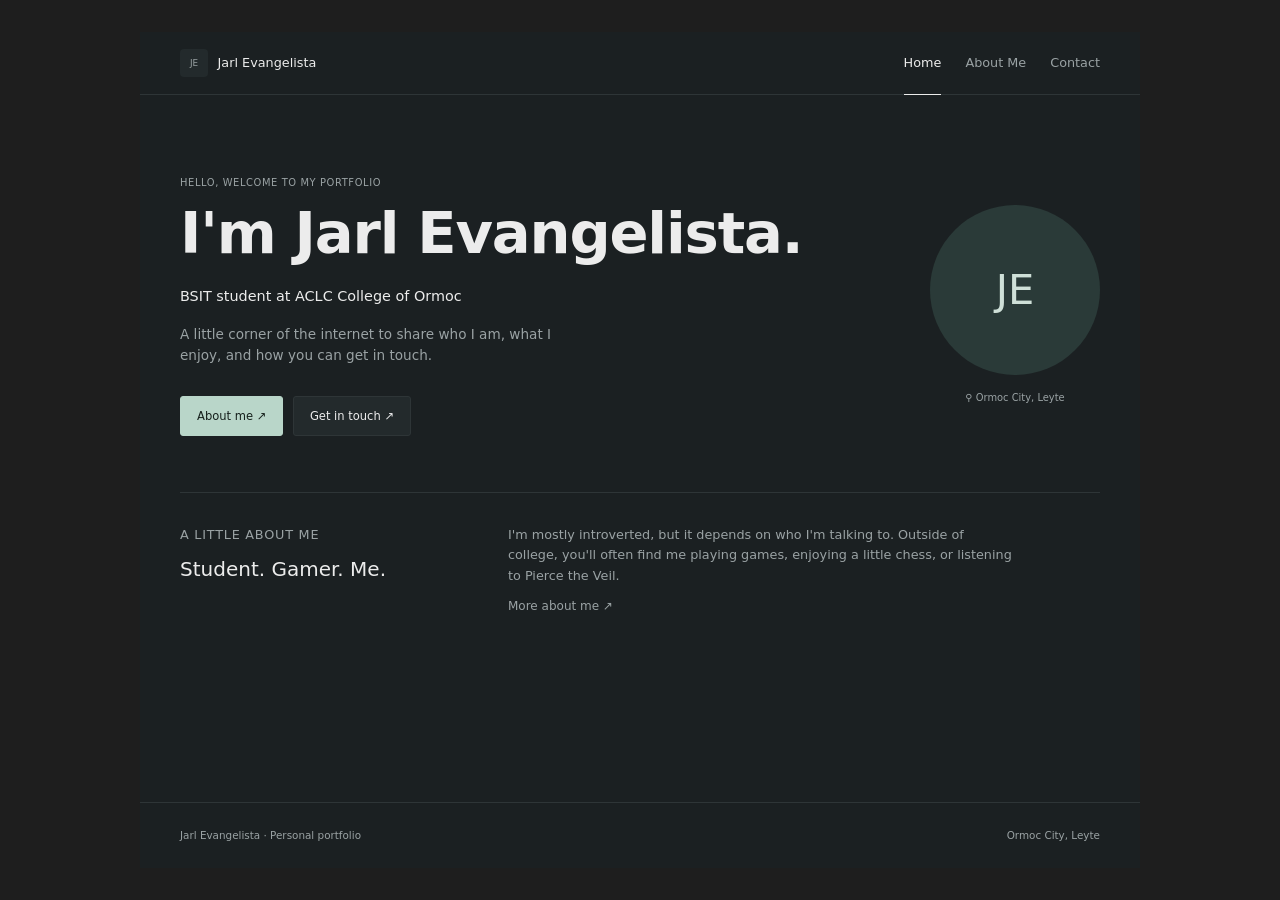
<file: index.html>
<!DOCTYPE html>
<html lang="en">
<head>
  <meta charset="UTF-8">
  <meta name="viewport" content="width=device-width, initial-scale=1">
  <title>Jarl Evangelista | Home</title>
  <meta name="description" content="Personal portfolio of Jarl Evangelista, BSIT student at ACLC College of Ormoc.">
  <link rel="stylesheet" href="style.css">
</head>
<body>
<div class="site">
  <header class="site-header">
    <a class="brand" href="index.html"><span class="logo">JE</span> Jarl Evangelista</a>
    <nav aria-label="Main">
      <a href="index.html" class="active" aria-current="page">Home</a>
      <a href="about.html">About Me</a>
      <a href="contact.html">Contact</a>
    </nav>
  </header>
  <main>
    <section class="hero">
      <div>
        <p class="label">Hello, welcome to my portfolio</p>
        <h1>I'm Jarl Evangelista.</h1>
        <p class="role">BSIT student at ACLC College of Ormoc</p>
        <p class="lead">A little corner of the internet to share who I am, what I enjoy, and how you can get in touch.</p>
        <div class="btn-row">
          <a class="btn primary" href="about.html">About me &#8599;</a>
          <a class="btn" href="contact.html">Get in touch &#8599;</a>
        </div>
      </div>
      <div class="avatar-wrap">
        <div class="avatar" aria-hidden="true">JE</div>
        <p class="muted">&#9906; Ormoc City, Leyte</p>
      </div>
    </section>

    <section class="split">
      <div>
        <p class="label">A little about me</p>
        <h2>Student. Gamer. Me.</h2>
      </div>
      <div>
        <p>I'm mostly introverted, but it depends on who I'm talking to. Outside of college, you'll often find me playing games, enjoying a little chess, or listening to Pierce the Veil.</p>
        <a class="link" href="about.html">More about me &#8599;</a>
      </div>
    </section>
  </main>
  <footer class="site-footer">
    <span>Jarl Evangelista &middot; Personal portfolio</span>
    <span>Ormoc City, Leyte</span>
  </footer>
</div>
</body>
</html>
</file>
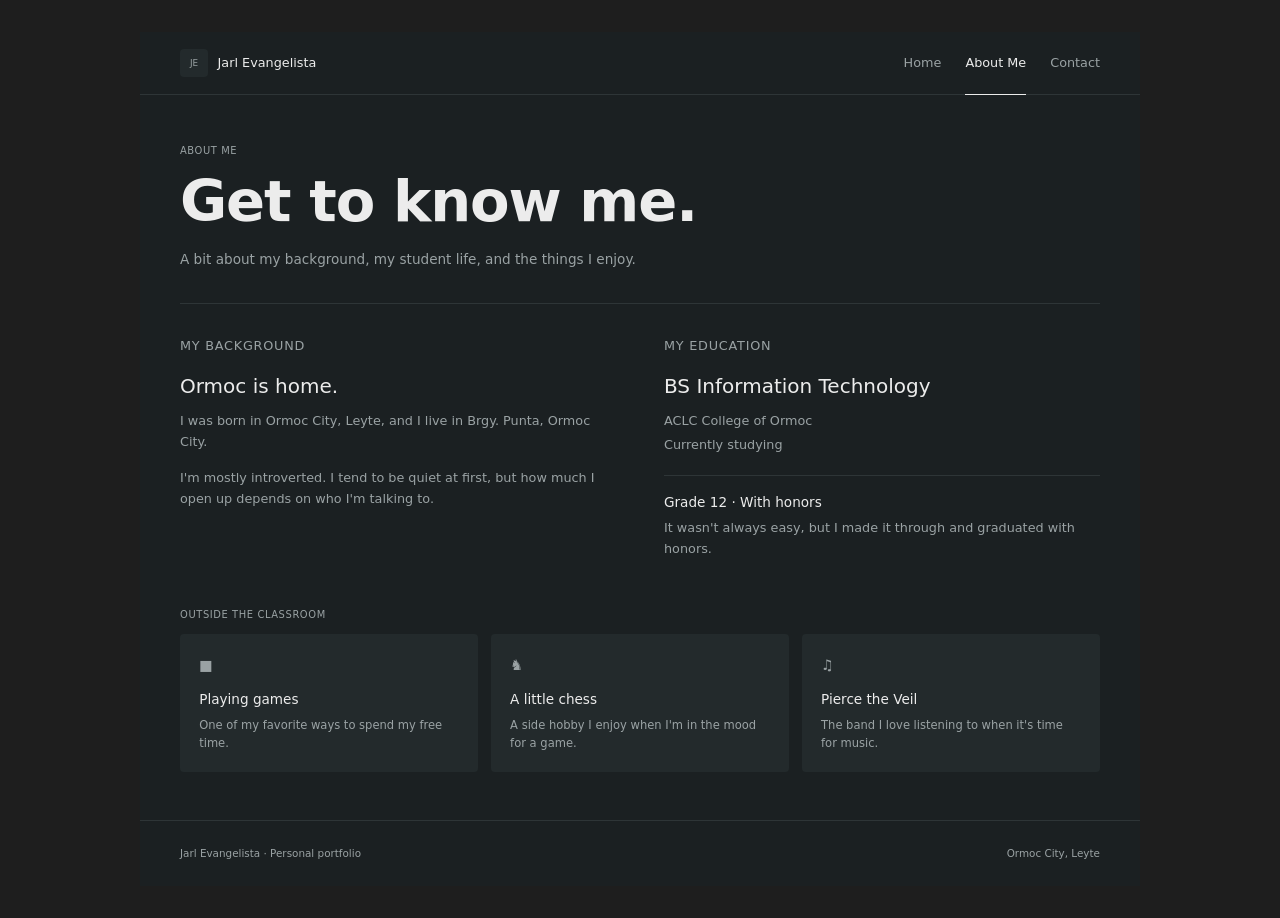
<file: about.html>
<!DOCTYPE html>
<html lang="en">
<head>
  <meta charset="UTF-8">
  <meta name="viewport" content="width=device-width, initial-scale=1">
  <title>Jarl Evangelista | About Me</title>
  <meta name="description" content="Personal portfolio of Jarl Evangelista, BSIT student at ACLC College of Ormoc.">
  <link rel="stylesheet" href="style.css">
</head>
<body>
<div class="site">
  <header class="site-header">
    <a class="brand" href="index.html"><span class="logo">JE</span> Jarl Evangelista</a>
    <nav aria-label="Main">
      <a href="index.html">Home</a>
      <a href="about.html" class="active" aria-current="page">About Me</a>
      <a href="contact.html">Contact</a>
    </nav>
  </header>
  <main>
    <section class="page-head">
      <p class="label">About me</p>
      <h1>Get to know me.</h1>
      <p class="lead">A bit about my background, my student life, and the things I enjoy.</p>
    </section>

    <section class="two-col">
      <div>
        <p class="label">My background</p>
        <h2>Ormoc is home.</h2>
        <p>I was born in Ormoc City, Leyte, and I live in Brgy. Punta, Ormoc City.</p>
        <p>I'm mostly introverted. I tend to be quiet at first, but how much I open up depends on who I'm talking to.</p>
      </div>
      <div>
        <p class="label">My education</p>
        <h2>BS Information Technology</h2>
        <p class="muted" style="margin-bottom:.2rem">ACLC College of Ormoc</p>
        <p class="small" style="margin-bottom:0">Currently studying</p>
        <div class="edu-sub">
          <h3>Grade 12 &middot; With honors</h3>
          <p class="small">It wasn't always easy, but I made it through and graduated with honors.</p>
        </div>
      </div>
    </section>

    <section>
      <p class="label">Outside the classroom</p>
      <div class="cards">
        <article class="card"><span class="icon">&#9632;</span><h3>Playing games</h3><p>One of my favorite ways to spend my free time.</p></article>
        <article class="card"><span class="icon">&#9822;</span><h3>A little chess</h3><p>A side hobby I enjoy when I'm in the mood for a game.</p></article>
        <article class="card"><span class="icon">&#9835;</span><h3>Pierce the Veil</h3><p>The band I love listening to when it's time for music.</p></article>
      </div>
    </section>
  </main>
  <footer class="site-footer">
    <span>Jarl Evangelista &middot; Personal portfolio</span>
    <span>Ormoc City, Leyte</span>
  </footer>
</div>
</body>
</html>
</file>
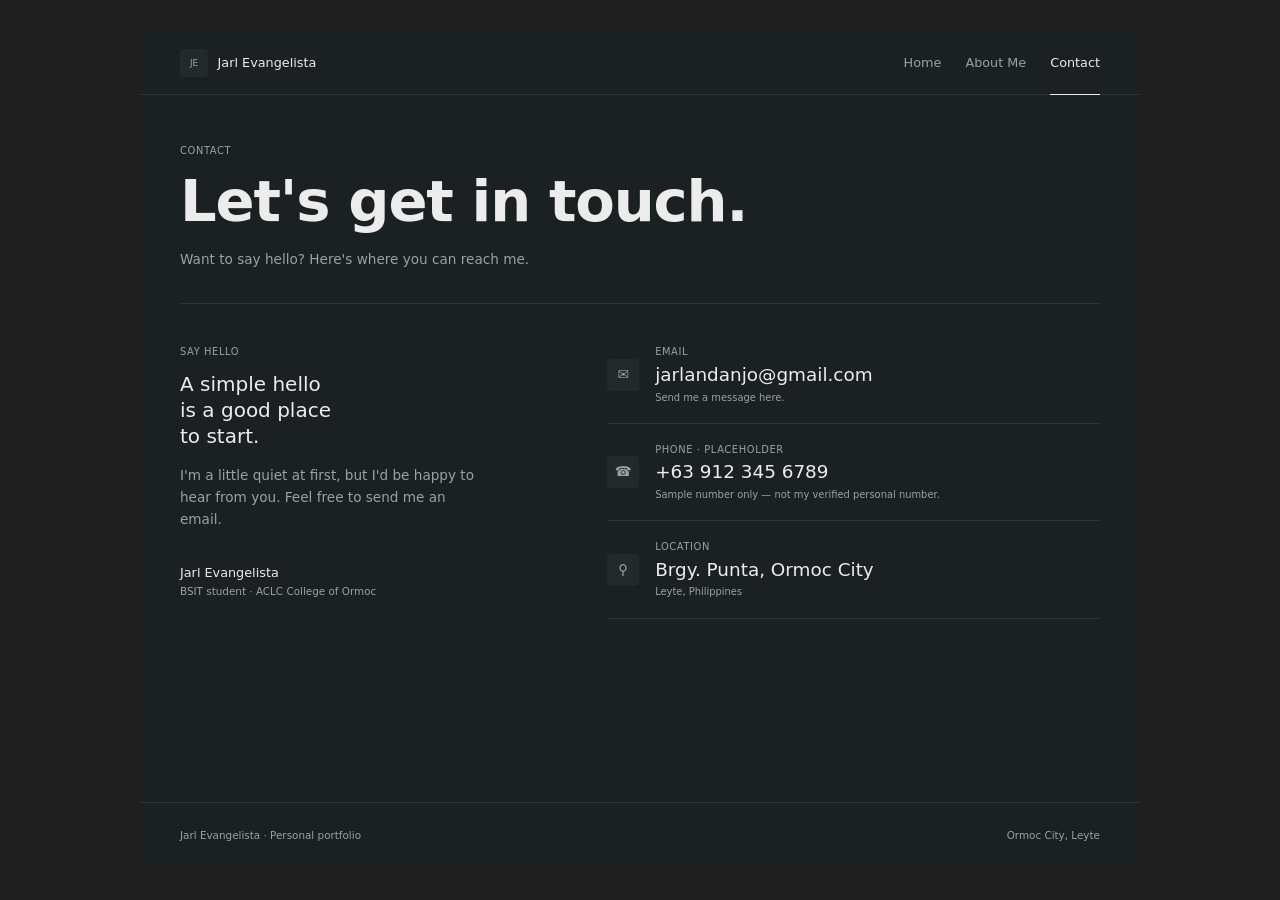
<file: contact.html>
<!DOCTYPE html>
<html lang="en">
<head>
  <meta charset="UTF-8">
  <meta name="viewport" content="width=device-width, initial-scale=1">
  <title>Jarl Evangelista | Contact</title>
  <meta name="description" content="Personal portfolio of Jarl Evangelista, BSIT student at ACLC College of Ormoc.">
  <link rel="stylesheet" href="style.css">
</head>
<body>
<div class="site">
  <header class="site-header">
    <a class="brand" href="index.html"><span class="logo">JE</span> Jarl Evangelista</a>
    <nav aria-label="Main">
      <a href="index.html">Home</a>
      <a href="about.html">About Me</a>
      <a href="contact.html" class="active" aria-current="page">Contact</a>
    </nav>
  </header>
  <main>
    <section class="page-head">
      <p class="label">Contact</p>
      <h1>Let's get in touch.</h1>
      <p class="lead">Want to say hello? Here's where you can reach me.</p>
    </section>

    <section class="contact">
      <div>
        <p class="label">Say hello</p>
        <h2>A simple hello is a good place to start.</h2>
        <p class="lead">I'm a little quiet at first, but I'd be happy to hear from you. Feel free to send me an email.</p>
        <p class="who">Jarl Evangelista <span>BSIT student &middot; ACLC College of Ormoc</span></p>
      </div>
      <div class="rows">
        <div class="row">
          <span class="ico">&#9993;</span>
          <div><p class="label" style="margin:0">Email</p>
            <p class="value"><a href="mailto:jarlandanjo@gmail.com">jarlandanjo@gmail.com</a></p>
            <p class="muted">Send me a message here.</p></div>
        </div>
        <div class="row">
          <span class="ico">&#9742;</span>
          <div><p class="label" style="margin:0">Phone &middot; placeholder</p>
            <p class="value">+63 912 345 6789</p>
            <p class="muted">Sample number only &mdash; not my verified personal number.</p></div>
        </div>
        <div class="row">
          <span class="ico">&#9906;</span>
          <div><p class="label" style="margin:0">Location</p>
            <p class="value">Brgy. Punta, Ormoc City</p>
            <p class="muted">Leyte, Philippines</p></div>
        </div>
      </div>
    </section>
  </main>
  <footer class="site-footer">
    <span>Jarl Evangelista &middot; Personal portfolio</span>
    <span>Ormoc City, Leyte</span>
  </footer>
</div>
</body>
</html>
</file>
<file: style.css>
:root{
  --bg:#1e1e1e; --panel:#1b2022; --card:#232a2c; --text:#ececec; --muted:#9aa2a4;
  --line:#2e3537; --accent:#b9d6c9; --accent-ink:#16201c;
  --font:"Inter",system-ui,-apple-system,"Segoe UI",Roboto,Arial,sans-serif;
}
*,*::before,*::after{box-sizing:border-box}
html{scroll-behavior:smooth}
body{margin:0;background:var(--bg);color:var(--text);font-family:var(--font);line-height:1.6}
a{color:inherit;text-decoration:none}
a:focus-visible{outline:2px solid var(--accent);outline-offset:3px}
h1,h2,h3,p{margin:0}

.site{max-width:1000px;margin:2rem auto;background:var(--panel);min-height:calc(100vh - 4rem);display:flex;flex-direction:column}
main{flex:1;padding:3rem 2.5rem}

/* header */
.site-header{display:flex;justify-content:space-between;align-items:stretch;padding:0 2.5rem;border-bottom:1px solid var(--line);font-size:.8rem}
.brand{display:flex;align-items:center;gap:.6rem}
.logo{width:28px;height:28px;display:grid;place-items:center;background:var(--card);border-radius:4px;font-size:.55rem;color:var(--muted)}
.site-header nav{display:flex;gap:1.5rem}
.site-header nav a{display:flex;align-items:center;color:var(--muted);padding:1.3rem 0;border-bottom:1px solid transparent;margin-bottom:-1px}
.site-header nav a:hover{color:var(--text)}
.site-header nav a.active{color:var(--text);border-color:var(--text)}

/* shared text */
.label{font-size:.62rem;letter-spacing:.06em;text-transform:uppercase;color:var(--muted);margin-bottom:.7rem}
h1{font-size:clamp(2.2rem,6vw,3.6rem);line-height:1.1;letter-spacing:-.02em;font-weight:600}
h2{font-size:1.25rem;font-weight:500;line-height:1.3}
.muted,.lead{color:var(--muted);font-size:.85rem}
.page-head{padding-bottom:2rem;border-bottom:1px solid var(--line)}
.page-head .lead{margin-top:1rem}
.link{font-size:.75rem;color:var(--muted)}
.link:hover{color:var(--text)}

/* buttons */
.btn-row{display:flex;gap:.6rem;margin-top:1.8rem}
.btn{font-size:.72rem;padding:.6rem 1rem;border-radius:3px;border:1px solid var(--line);background:var(--card)}
.btn:hover{border-color:var(--muted)}
.btn.primary{background:var(--accent);color:var(--accent-ink);border-color:var(--accent);font-weight:500}

/* home */
.hero{display:grid;grid-template-columns:1fr auto;gap:2rem;align-items:center;padding:2rem 0 3.5rem}
.hero h1{margin-bottom:1.2rem}
.hero .role{font-size:.9rem;margin-bottom:1rem}
.hero .lead{max-width:48ch}
.avatar-wrap{text-align:center}
.avatar{width:170px;height:170px;border-radius:50%;background:#2a3a38;display:grid;place-items:center;font-size:2.6rem;color:#cfe0d8;margin:0 auto .9rem}
.avatar-wrap .muted{font-size:.62rem}
.split{display:grid;grid-template-columns:1fr 2fr;gap:2rem;padding-top:2rem;border-top:1px solid var(--line)}
.split p{color:var(--muted);font-size:.8rem;max-width:62ch}
.split .link{display:inline-block;margin-top:.7rem}

/* about */
.two-col{display:grid;grid-template-columns:1fr 1fr;gap:3rem;padding:2rem 0}
.two-col h2{margin-bottom:.8rem}
.two-col p{color:var(--muted);font-size:.8rem;margin-bottom:1rem}
.edu-sub{border-top:1px solid var(--line);margin-top:1.2rem;padding-top:1rem}
.edu-sub h3{font-size:.85rem;font-weight:500;margin-bottom:.3rem}
.small{font-size:.65rem}
.cards{display:grid;grid-template-columns:repeat(3,1fr);gap:.8rem}
.card{background:var(--card);border-radius:4px;padding:1.2rem}
.card .icon{display:block;color:var(--muted);margin-bottom:.8rem;font-size:.9rem}
.card h3{font-size:.85rem;font-weight:500;margin-bottom:.3rem}
.card p{color:var(--muted);font-size:.72rem}

/* contact */
.contact{display:grid;grid-template-columns:1fr 1.3fr;gap:3rem;padding-top:2.5rem}
.contact h2{margin-bottom:1rem;max-width:12ch}
.contact .lead{max-width:34ch}
.who{margin-top:2rem;font-size:.8rem}
.who span{display:block;color:var(--muted);font-size:.65rem}
.rows .row{display:grid;grid-template-columns:auto 1fr;gap:1rem;align-items:center;padding:1.1rem 0;border-bottom:1px solid var(--line)}
.rows .row:first-child{padding-top:0}
.ico{width:32px;height:32px;display:grid;place-items:center;background:var(--card);border-radius:4px;color:var(--muted);font-size:.85rem}
.rows .value{font-size:1.15rem}
.rows .value a:hover{text-decoration:underline}
.rows .muted{font-size:.62rem}

/* footer */
.site-footer{display:flex;justify-content:space-between;padding:1.5rem 2.5rem;border-top:1px solid var(--line);color:var(--muted);font-size:.65rem}

@media (max-width:760px){
  .site{margin:0}
  main{padding:2rem 1.25rem}
  .site-header,.site-footer{padding-left:1.25rem;padding-right:1.25rem}
  .hero,.split,.two-col,.contact,.cards{grid-template-columns:1fr}
  .avatar-wrap{order:-1;text-align:left}
  .avatar{width:120px;height:120px;font-size:2rem;margin:0 0 .7rem}
}
</file>
